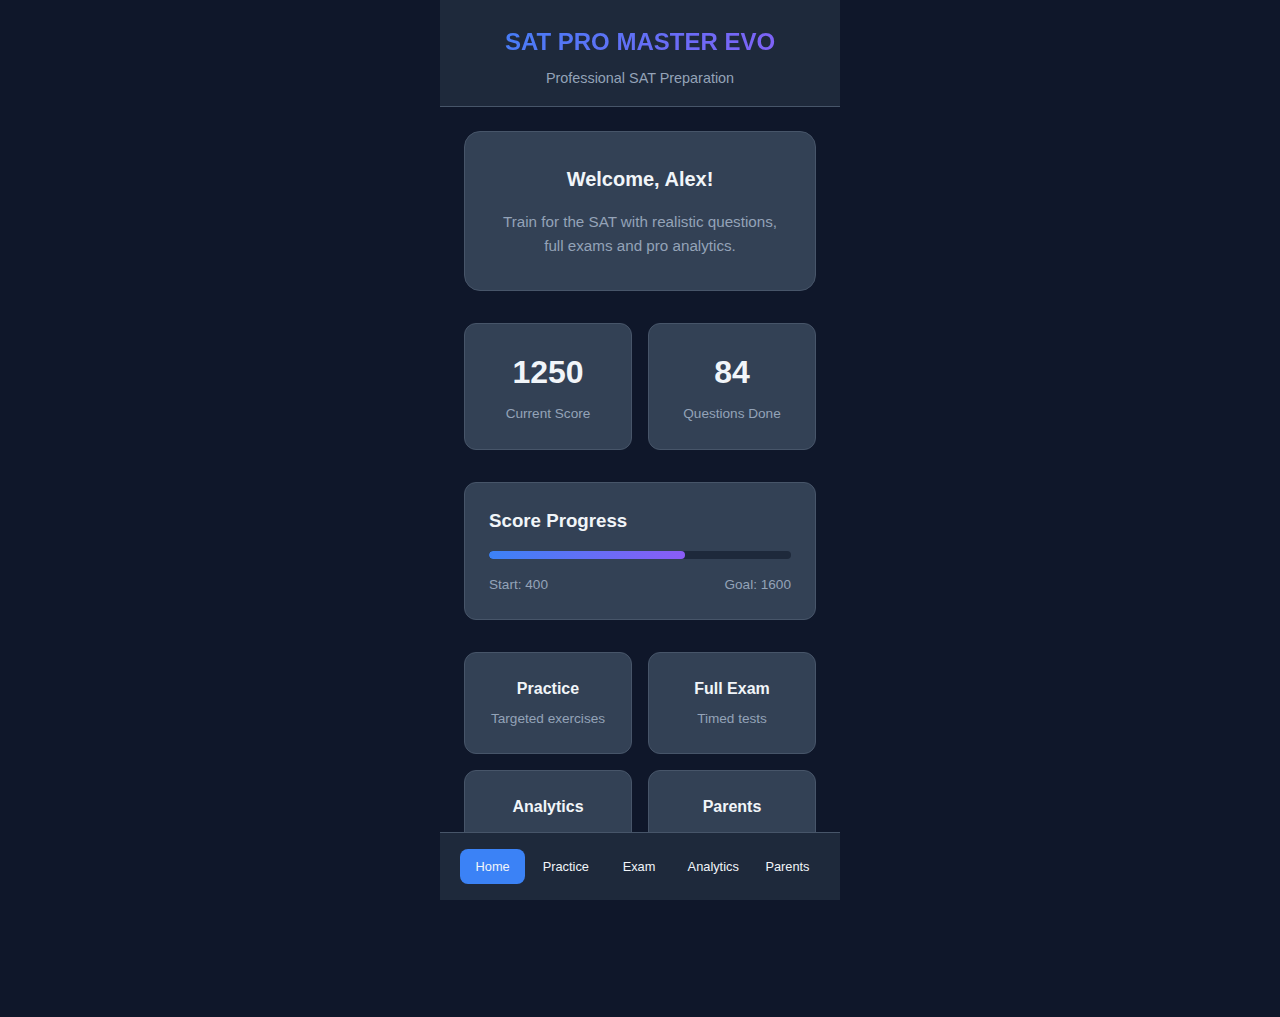
<file: Test.html>
<!DOCTYPE html>
<html lang="es">
<head>
    <meta charset="UTF-8">
    <meta name="viewport" content="width=device-width, initial-scale=1.0">
    <title>SAT PRO MASTER EVO</title>
    <style>
        :root {
            --bg-primary: #0f172a;
            --bg-secondary: #1e293b;
            --bg-surface: #334155;
            --primary: #3b82f6;
            --accent: #8b5cf6;
            --text-primary: #f1f5f9;
            --text-secondary: #94a3b8;
            --border-color: #475569;
            --success: #10b981;
            --warning: #f59e0b;
            --error: #ef4444;
        }

        * {
            margin: 0;
            padding: 0;
            box-sizing: border-box;
        }

        body {
            background: var(--bg-primary);
            color: var(--text-primary);
            font-family: -apple-system, BlinkMacSystemFont, 'Segoe UI', Roboto, sans-serif;
            min-height: 100vh;
            line-height: 1.5;
        }

        .app-container {
            max-width: 400px;
            margin: 0 auto;
            min-height: 100vh;
            display: flex;
            flex-direction: column;
        }

        /* Header Principal */
        .main-header {
            background: var(--bg-secondary);
            padding: 1.5rem 1rem 1rem;
            text-align: center;
            border-bottom: 1px solid var(--border-color);
        }

        .app-title {
            font-size: 1.5rem;
            font-weight: 700;
            margin-bottom: 0.5rem;
            background: linear-gradient(135deg, var(--primary), var(--accent));
            -webkit-background-clip: text;
            -webkit-text-fill-color: transparent;
            background-clip: text;
        }

        .app-subtitle {
            font-size: 0.9rem;
            color: var(--text-secondary);
        }

        /* Contenido Principal */
        .main-content {
            flex: 1;
            padding: 1.5rem;
            overflow-y: auto;
        }

        /* Secciones de contenido */
        .content-section {
            display: none;
        }

        .content-section.active {
            display: block;
        }

        /* Tarjetas de Dashboard */
        .stats-grid {
            display: grid;
            grid-template-columns: 1fr 1fr;
            gap: 1rem;
            margin-bottom: 2rem;
        }

        .stat-card {
            background: var(--bg-surface);
            border-radius: 12px;
            padding: 1.5rem;
            text-align: center;
            border: 1px solid var(--border-color);
        }

        .stat-value {
            font-size: 2rem;
            font-weight: 700;
            margin-bottom: 0.5rem;
        }

        .stat-label {
            font-size: 0.85rem;
            color: var(--text-secondary);
        }

        .score-progress {
            background: var(--bg-surface);
            border-radius: 12px;
            padding: 1.5rem;
            margin-bottom: 2rem;
            border: 1px solid var(--border-color);
        }

        .progress-bar {
            height: 8px;
            background: var(--bg-secondary);
            border-radius: 4px;
            margin: 1rem 0;
            overflow: hidden;
        }

        .progress-fill {
            height: 100%;
            background: linear-gradient(90deg, var(--primary), var(--accent));
            border-radius: 4px;
            width: 65%;
        }

        /* Welcome Section */
        .welcome-section {
            background: var(--bg-surface);
            border-radius: 16px;
            padding: 2rem;
            margin-bottom: 2rem;
            text-align: center;
            border: 1px solid var(--border-color);
        }

        .welcome-title {
            font-size: 1.25rem;
            font-weight: 600;
            margin-bottom: 1rem;
        }

        .welcome-description {
            color: var(--text-secondary);
            font-size: 0.95rem;
            line-height: 1.6;
        }

        /* Grid de Navegación */
        .nav-grid {
            display: grid;
            grid-template-columns: 1fr 1fr;
            gap: 1rem;
            margin-bottom: 2rem;
        }

        .nav-card {
            background: var(--bg-surface);
            border-radius: 12px;
            padding: 1.5rem;
            text-align: center;
            border: 1px solid var(--border-color);
            cursor: pointer;
            transition: all 0.2s ease;
            text-decoration: none;
            color: inherit;
        }

        .nav-card:hover {
            background: var(--primary);
            transform: translateY(-2px);
        }

        .nav-card h3 {
            font-size: 1rem;
            font-weight: 600;
            margin-bottom: 0.5rem;
        }

        .nav-card p {
            font-size: 0.85rem;
            color: var(--text-secondary);
        }

        .nav-card:hover p {
            color: var(--text-primary);
        }

        /* Navegación Inferior */
        .bottom-nav {
            background: var(--bg-secondary);
            border-top: 1px solid var(--border-color);
            padding: 1rem;
            position: sticky;
            bottom: 0;
        }

        .nav-tabs {
            display: flex;
            justify-content: space-around;
            list-style: none;
        }

        .nav-tab {
            text-align: center;
            cursor: pointer;
            padding: 0.5rem;
            border-radius: 8px;
            transition: background 0.2s ease;
            flex: 1;
            margin: 0 0.25rem;
        }

        .nav-tab.active {
            background: var(--primary);
        }

        .nav-tab span {
            display: block;
            font-size: 0.8rem;
            font-weight: 500;
        }

        .nav-tab:hover {
            background: var(--bg-surface);
        }

        /* Sección de Práctica */
        .practice-categories {
            display: flex;
            flex-direction: column;
            gap: 1rem;
        }

        .category-card {
            background: var(--bg-surface);
            border-radius: 12px;
            padding: 1.5rem;
            border: 1px solid var(--border-color);
            cursor: pointer;
            transition: all 0.2s ease;
        }

        .category-card:hover {
            background: var(--primary);
            transform: translateX(5px);
        }

        .category-header {
            display: flex;
            justify-content: space-between;
            align-items: center;
            margin-bottom: 0.5rem;
        }

        .category-name {
            font-weight: 600;
            font-size: 1.1rem;
        }

        .question-count {
            background: var(--bg-secondary);
            padding: 0.25rem 0.75rem;
            border-radius: 20px;
            font-size: 0.8rem;
        }

        .category-progress {
            font-size: 0.85rem;
            color: var(--text-secondary);
        }

        /* Quiz Interface */
        .quiz-container {
            background: var(--bg-surface);
            border-radius: 16px;
            padding: 2rem;
            border: 1px solid var(--border-color);
        }

        .quiz-header {
            display: flex;
            justify-content: space-between;
            align-items: center;
            margin-bottom: 2rem;
        }

        .quiz-question {
            font-size: 1.1rem;
            margin-bottom: 1.5rem;
            line-height: 1.6;
        }

        .quiz-options {
            display: flex;
            flex-direction: column;
            gap: 1rem;
            margin-bottom: 2rem;
        }

        .quiz-option {
            background: var(--bg-secondary);
            border: 1px solid var(--border-color);
            border-radius: 8px;
            padding: 1rem;
            cursor: pointer;
            transition: all 0.2s ease;
        }

        .quiz-option:hover {
            background: var(--primary);
        }

        .quiz-option.selected {
            background: var(--primary);
            border-color: var(--primary);
        }

        .quiz-navigation {
            display: flex;
            justify-content: space-between;
        }

        .quiz-btn {
            background: var(--primary);
            color: white;
            border: none;
            padding: 0.75rem 1.5rem;
            border-radius: 8px;
            cursor: pointer;
            font-weight: 600;
        }

        .quiz-btn:disabled {
            background: var(--bg-secondary);
            color: var(--text-secondary);
            cursor: not-allowed;
        }

        /* Analytics */
        .analytics-grid {
            display: grid;
            gap: 1rem;
        }

        .analytics-card {
            background: var(--bg-surface);
            border-radius: 12px;
            padding: 1.5rem;
            border: 1px solid var(--border-color);
        }

        .analytics-title {
            font-weight: 600;
            margin-bottom: 1rem;
            font-size: 1.1rem;
        }
    </style>
</head>
<body>
    <div class="app-container">
        <!-- Header Principal -->
        <header class="main-header">
            <h1 class="app-title">SAT PRO MASTER EVO</h1>
            <p class="app-subtitle">Professional SAT Preparation</p>
        </header>

        <!-- Contenido Principal -->
        <main class="main-content">
            <!-- Sección Home -->
            <section id="home-section" class="content-section active">
                <div class="welcome-section">
                    <h2 class="welcome-title">Welcome, Alex!</h2>
                    <p class="welcome-description">
                        Train for the SAT with realistic questions, full exams and pro analytics.
                    </p>
                </div>

                <!-- Stats Grid -->
                <div class="stats-grid">
                    <div class="stat-card">
                        <div class="stat-value">1250</div>
                        <div class="stat-label">Current Score</div>
                    </div>
                    <div class="stat-card">
                        <div class="stat-value">84</div>
                        <div class="stat-label">Questions Done</div>
                    </div>
                </div>

                <!-- Progress -->
                <div class="score-progress">
                    <h3>Score Progress</h3>
                    <div class="progress-bar">
                        <div class="progress-fill"></div>
                    </div>
                    <div style="display: flex; justify-content: space-between; font-size: 0.85rem; color: var(--text-secondary);">
                        <span>Start: 400</span>
                        <span>Goal: 1600</span>
                    </div>
                </div>

                <!-- Navigation Grid -->
                <div class="nav-grid">
                    <a class="nav-card" data-tab="practice">
                        <h3>Practice</h3>
                        <p>Targeted exercises</p>
                    </a>
                    <a class="nav-card" data-tab="exam">
                        <h3>Full Exam</h3>
                        <p>Timed tests</p>
                    </a>
                    <a class="nav-card" data-tab="analytics">
                        <h3>Analytics</h3>
                        <p>Performance insights</p>
                    </a>
                    <a class="nav-card" data-tab="parents">
                        <h3>Parents</h3>
                        <p>Progress reports</p>
                    </a>
                </div>
            </section>

            <!-- Sección Practice -->
            <section id="practice-section" class="content-section">
                <h2 style="margin-bottom: 1.5rem;">Practice Mode</h2>
                
                <div class="practice-categories">
                    <div class="category-card" data-category="math">
                        <div class="category-header">
                            <span class="category-name">Mathematics</span>
                            <span class="question-count">25/80</span>
                        </div>
                        <div class="category-progress">Algebra, Geometry, Statistics</div>
                    </div>
                    
                    <div class="category-card" data-category="reading">
                        <div class="category-header">
                            <span class="category-name">Reading</span>
                            <span class="question-count">18/52</span>
                        </div>
                        <div class="category-progress">Comprehension, Analysis</div>
                    </div>
                    
                    <div class="category-card" data-category="writing">
                        <div class="category-header">
                            <span class="category-name">Writing & Language</span>
                            <span class="question-count">22/44</span>
                        </div>
                        <div class="category-progress">Grammar, Expression</div>
                    </div>
                </div>
            </section>

            <!-- Sección Quiz -->
            <section id="quiz-section" class="content-section">
                <div class="quiz-container">
                    <div class="quiz-header">
                        <span>Question 1/10</span>
                        <span>Time: 04:23</span>
                    </div>
                    
                    <div class="quiz-question">
                        If 2x + 5 = 15, what is the value of x?
                    </div>
                    
                    <div class="quiz-options">
                        <div class="quiz-option" data-option="A">A) 5</div>
                        <div class="quiz-option" data-option="B">B) 10</div>
                        <div class="quiz-option" data-option="C">C) 15</div>
                        <div class="quiz-option" data-option="D">D) 20</div>
                    </div>
                    
                    <div class="quiz-navigation">
                        <button class="quiz-btn" id="prev-btn" disabled>Previous</button>
                        <button class="quiz-btn" id="next-btn">Next</button>
                    </div>
                </div>
            </section>

            <!-- Sección Analytics -->
            <section id="analytics-section" class="content-section">
                <h2 style="margin-bottom: 1.5rem;">Performance Analytics</h2>
                
                <div class="analytics-grid">
                    <div class="analytics-card">
                        <h3 class="analytics-title">Score Trend</h3>
                        <p>Your score has improved by 45 points this month</p>
                    </div>
                    
                    <div class="analytics-card">
                        <h3 class="analytics-title">Weak Areas</h3>
                        <p>Algebra, Data Analysis, Grammar</p>
                    </div>
                    
                    <div class="analytics-card">
                        <h3 class="analytics-title">Study Time</h3>
                        <p>Total: 12h 34m this week</p>
                    </div>
                </div>
            </section>

            <!-- Sección Parents -->
            <section id="parents-section" class="content-section">
                <h2 style="margin-bottom: 1.5rem;">Parent Dashboard</h2>
                
                <div class="analytics-grid">
                    <div class="analytics-card">
                        <h3 class="analytics-title">Weekly Progress</h3>
                        <p>Completed 24 questions this week</p>
                    </div>
                    
                    <div class="analytics-card">
                        <h3 class="analytics-title">Current Level</h3>
                        <p>Mathematics: Intermediate<br>Reading: Beginner</p>
                    </div>
                    
                    <div class="analytics-card">
                        <h3 class="analytics-title">Recommendations</h3>
                        <p>Focus on algebra exercises and reading comprehension</p>
                    </div>
                </div>
            </section>
        </main>

        <!-- Navegación Inferior -->
        <nav class="bottom-nav">
            <div class="nav-tabs">
                <div class="nav-tab active" data-tab="home">
                    <span>Home</span>
                </div>
                <div class="nav-tab" data-tab="practice">
                    <span>Practice</span>
                </div>
                <div class="nav-tab" data-tab="exam">
                    <span>Exam</span>
                </div>
                <div class="nav-tab" data-tab="analytics">
                    <span>Analytics</span>
                </div>
                <div class="nav-tab" data-tab="parents">
                    <span>Parents</span>
                </div>
            </div>
        </nav>
    </div>

    <script>
        class SATProApp {
            constructor() {
                this.currentSection = 'home';
                this.quizData = {
                    currentQuestion: 0,
                    questions: [
                        {
                            question: "If 2x + 5 = 15, what is the value of x?",
                            options: ["5", "10", "15", "20"],
                            correctAnswer: 0
                        }
                        // Más preguntas pueden añadirse aquí
                    ]
                };
                this.init();
            }

            init() {
                this.setupEventListeners();
                this.showSection('home');
            }

            setupEventListeners() {
                // Navegación por cards
                document.querySelectorAll('.nav-card').forEach(card => {
                    card.addEventListener('click', (e) => {
                        e.preventDefault();
                        const tab = card.getAttribute('data-tab');
                        if (tab === 'practice') {
                            this.showPracticeCategories();
                        } else {
                            this.navigateTo(tab);
                        }
                    });
                });

                // Navegación inferior
                document.querySelectorAll('.nav-tab').forEach(tab => {
                    tab.addEventListener('click', () => {
                        const tabName = tab.getAttribute('data-tab');
                        if (tabName === 'practice') {
                            this.showPracticeCategories();
                        } else {
                            this.navigateTo(tabName);
                        }
                    });
                });

                // Categorías de práctica
                document.querySelectorAll('.category-card').forEach(card => {
                    card.addEventListener('click', () => {
                        const category = card.getAttribute('data-category');
                        this.startQuiz(category);
                    });
                });

                // Opciones del quiz
                document.querySelectorAll('.quiz-option').forEach(option => {
                    option.addEventListener('click', () => {
                        this.selectOption(option);
                    });
                });

                // Navegación del quiz
                document.getElementById('next-btn').addEventListener('click', () => {
                    this.nextQuestion();
                });

                document.getElementById('prev-btn').addEventListener('click', () => {
                    this.previousQuestion();
                });
            }

            navigateTo(section) {
                this.currentSection = section;
                this.updateActiveTab(section);
                this.showSection(section);
            }

            updateActiveTab(tabName) {
                document.querySelectorAll('.nav-tab').forEach(tab => {
                    tab.classList.remove('active');
                });
                document.querySelector(`.nav-tab[data-tab="${tabName}"]`).classList.add('active');
            }

            showSection(sectionName) {
                document.querySelectorAll('.content-section').forEach(section => {
                    section.classList.remove('active');
                });
                
                const activeSection = document.getElementById(`${sectionName}-section`);
                if (activeSection) {
                    activeSection.classList.add('active');
                }
            }

            showPracticeCategories() {
                this.navigateTo('practice');
            }

            startQuiz(category) {
                console.log(`Iniciando quiz de: ${category}`);
                this.navigateTo('quiz');
                
                // Aquí cargaríamos preguntas reales basadas en la categoría
                this.loadQuizQuestions(category);
            }

            loadQuizQuestions(category) {
                // Simular carga de preguntas
                // En una implementación real, esto vendría de una base de datos
                console.log(`Cargando preguntas para: ${category}`);
            }

            selectOption(optionElement) {
                // Remover selección previa
                document.querySelectorAll('.quiz-option').forEach(opt => {
                    opt.classList.remove('selected');
                });
                
                // Seleccionar nueva opción
                optionElement.classList.add('selected');
                
                // Habilitar botón siguiente
                document.getElementById('next-btn').disabled = false;
            }

            nextQuestion() {
                this.quizData.currentQuestion++;
                this.updateQuizUI();
            }

            previousQuestion() {
                this.quizData.currentQuestion--;
                this.updateQuizUI();
            }

            updateQuizUI() {
                const currentQ = this.quizData.questions[this.quizData.currentQuestion];
                if (currentQ) {
                    document.querySelector('.quiz-question').textContent = currentQ.question;
                    
                    const options = document.querySelectorAll('.quiz-option');
                    options.forEach((option, index) => {
                        option.textContent = `${String.fromCharCode(65 + index)}) ${currentQ.options[index]}`;
                        option.classList.remove('selected');
                    });
                    
                    // Actualizar número de pregunta
                    document.querySelector('.quiz-header span:first-child').textContent = 
                        `Question ${this.quizData.currentQuestion + 1}/${this.quizData.questions.length}`;
                    
                    // Manejar botones de navegación
                    document.getElementById('prev-btn').disabled = this.quizData.currentQuestion === 0;
                    document.getElementById('next-btn').disabled = true;
                }
            }
        }

        // Inicializar la aplicación
        document.addEventListener('DOMContentLoaded', () => {
            window.satApp = new SATProApp();
        });
    </script>
</body>
</html>
</file>
